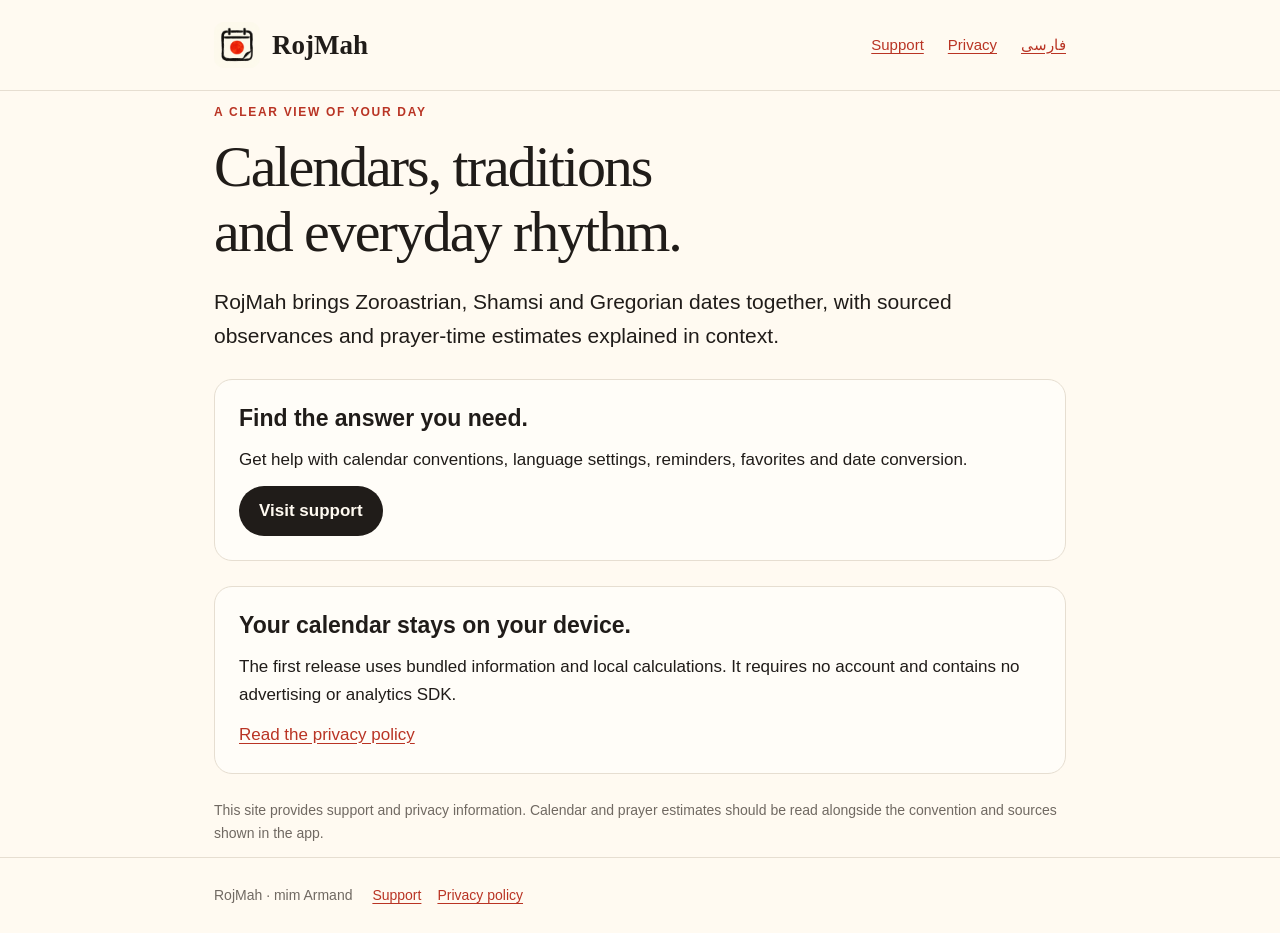
<file: index.html>
<!doctype html>
<html lang="en"><head><meta charset="utf-8"><meta name="viewport" content="width=device-width,initial-scale=1"><meta name="description" content="RojMah support and privacy information for the Zoroastrian and Iranian calendar app."><title>RojMah — Support & Privacy</title><link rel="icon" type="image/png" href="favicon.png"><link rel="stylesheet" href="styles.css"></head>
<body><header><div class="wrap"><nav aria-label="Main navigation"><a class="brand" href="index.html"><img src="icon.png" alt="" width="46" height="46">RojMah</a><a href="support.html">Support</a><a href="privacy.html">Privacy</a><a href="support.html#fa" lang="fa">فارسی</a></nav></div></header><main class="wrap"><p class="eyebrow">A clear view of your day</p><h1>Calendars, traditions<br>and everyday rhythm.</h1><p class="intro">RojMah brings Zoroastrian, Shamsi and Gregorian dates together, with sourced observances and prayer-time estimates explained in context.</p><div class="card"><h2>Find the answer you need.</h2><p>Get help with calendar conventions, language settings, reminders, favorites and date conversion.</p><a class="button" href="support.html">Visit support</a></div><div class="card"><h2>Your calendar stays on your device.</h2><p>The first release uses bundled information and local calculations. It requires no account and contains no advertising or analytics SDK.</p><a href="privacy.html">Read the privacy policy</a></div><p class="muted">This site provides support and privacy information. Calendar and prayer estimates should be read alongside the convention and sources shown in the app.</p></main><footer><div class="wrap">RojMah · mim Armand <a href="support.html">Support</a><a href="privacy.html">Privacy policy</a></div></footer></body></html>
</file>
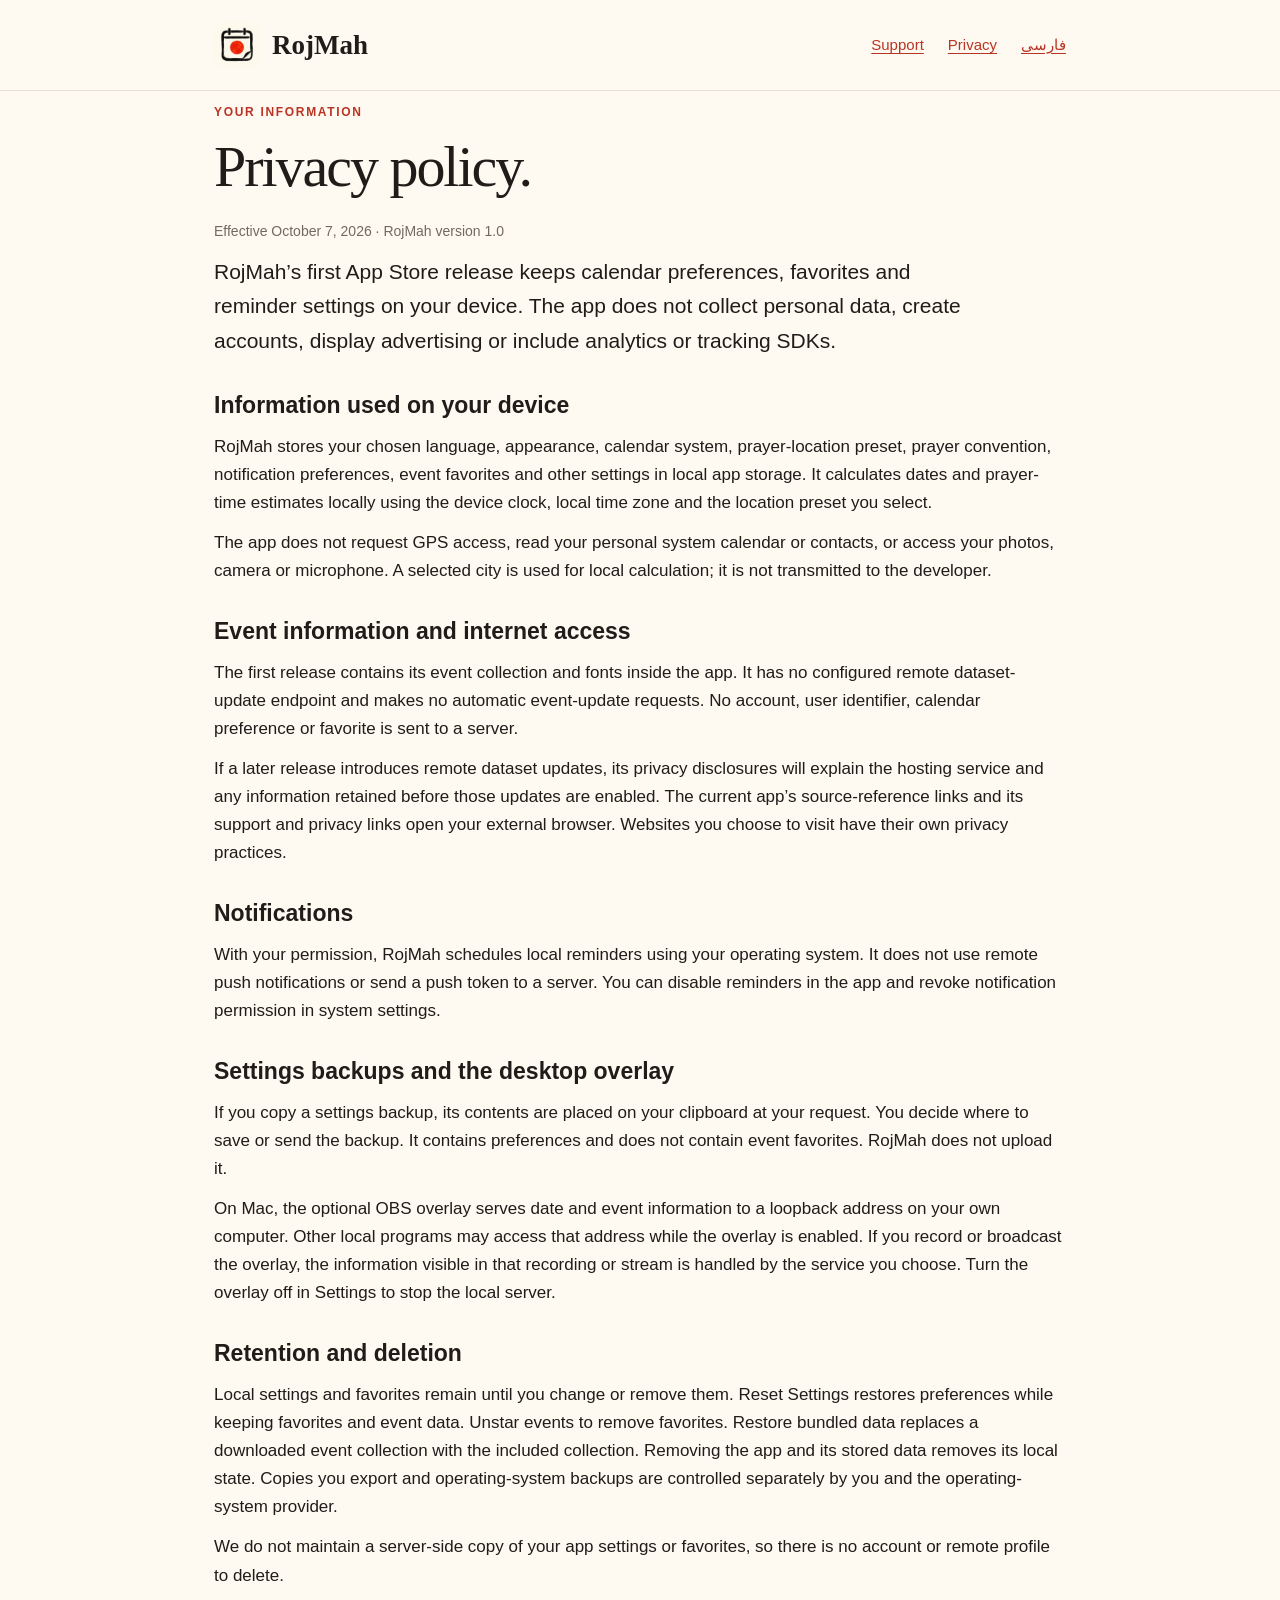
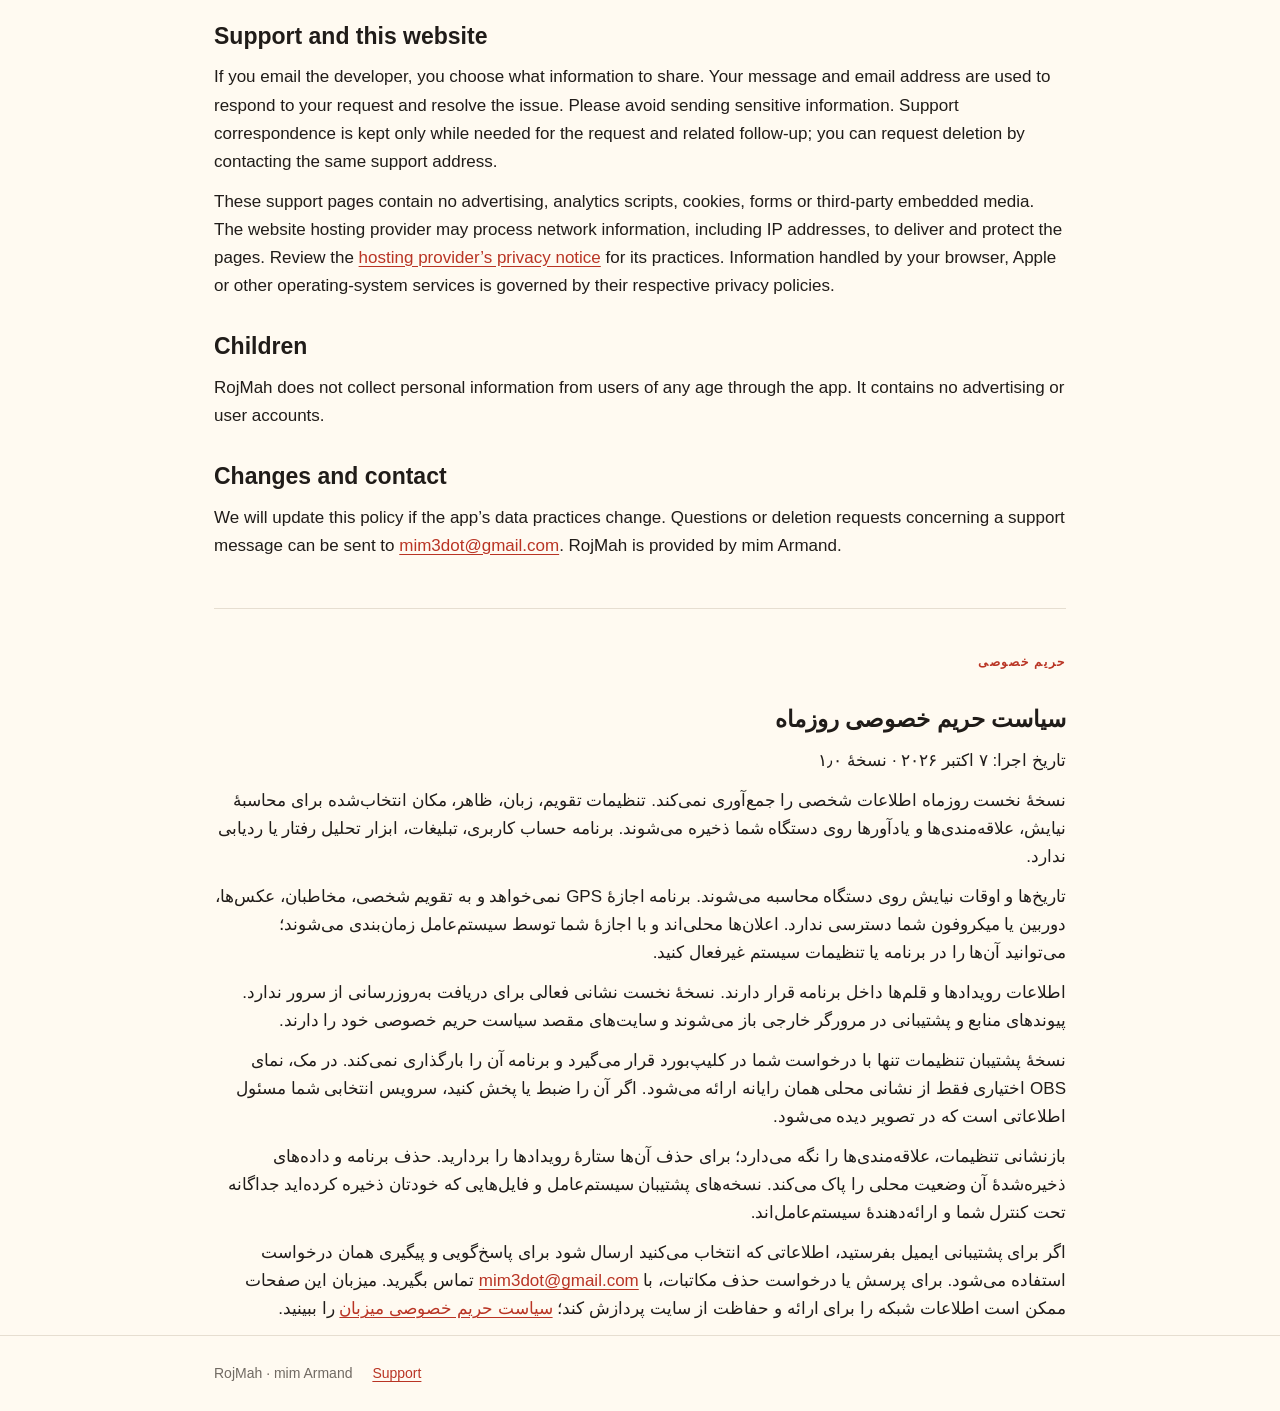
<file: privacy.html>
<!doctype html>
<html lang="en"><head><meta charset="utf-8"><meta name="viewport" content="width=device-width,initial-scale=1"><meta name="description" content="Privacy policy for the first release of RojMah. Calendar preferences and favorites stay on your device."><title>RojMah Privacy Policy</title><link rel="icon" type="image/png" href="favicon.png"><link rel="stylesheet" href="styles.css"></head>
<body><header><div class="wrap"><nav aria-label="Main navigation"><a class="brand" href="index.html"><img src="icon.png" alt="" width="46" height="46">RojMah</a><a href="support.html">Support</a><a href="privacy.html" aria-current="page">Privacy</a><a href="#fa" lang="fa">فارسی</a></nav></div></header><main class="wrap"><p class="eyebrow">Your information</p><h1>Privacy policy.</h1><p class="muted">Effective October 7, 2026 · RojMah version 1.0</p><p class="intro">RojMah’s first App Store release keeps calendar preferences, favorites and reminder settings on your device. The app does not collect personal data, create accounts, display advertising or include analytics or tracking SDKs.</p>
<h2>Information used on your device</h2><p>RojMah stores your chosen language, appearance, calendar system, prayer-location preset, prayer convention, notification preferences, event favorites and other settings in local app storage. It calculates dates and prayer-time estimates locally using the device clock, local time zone and the location preset you select.</p><p>The app does not request GPS access, read your personal system calendar or contacts, or access your photos, camera or microphone. A selected city is used for local calculation; it is not transmitted to the developer.</p>
<h2>Event information and internet access</h2><p>The first release contains its event collection and fonts inside the app. It has no configured remote dataset-update endpoint and makes no automatic event-update requests. No account, user identifier, calendar preference or favorite is sent to a server.</p><p>If a later release introduces remote dataset updates, its privacy disclosures will explain the hosting service and any information retained before those updates are enabled. The current app’s source-reference links and its support and privacy links open your external browser. Websites you choose to visit have their own privacy practices.</p>
<h2>Notifications</h2><p>With your permission, RojMah schedules local reminders using your operating system. It does not use remote push notifications or send a push token to a server. You can disable reminders in the app and revoke notification permission in system settings.</p>
<h2>Settings backups and the desktop overlay</h2><p>If you copy a settings backup, its contents are placed on your clipboard at your request. You decide where to save or send the backup. It contains preferences and does not contain event favorites. RojMah does not upload it.</p><p>On Mac, the optional OBS overlay serves date and event information to a loopback address on your own computer. Other local programs may access that address while the overlay is enabled. If you record or broadcast the overlay, the information visible in that recording or stream is handled by the service you choose. Turn the overlay off in Settings to stop the local server.</p>
<h2>Retention and deletion</h2><p>Local settings and favorites remain until you change or remove them. Reset Settings restores preferences while keeping favorites and event data. Unstar events to remove favorites. Restore bundled data replaces a downloaded event collection with the included collection. Removing the app and its stored data removes its local state. Copies you export and operating-system backups are controlled separately by you and the operating-system provider.</p><p>We do not maintain a server-side copy of your app settings or favorites, so there is no account or remote profile to delete.</p>
<h2>Support and this website</h2><p>If you email the developer, you choose what information to share. Your message and email address are used to respond to your request and resolve the issue. Please avoid sending sensitive information. Support correspondence is kept only while needed for the request and related follow-up; you can request deletion by contacting the same support address.</p><p>These support pages contain no advertising, analytics scripts, cookies, forms or third-party embedded media. The website hosting provider may process network information, including IP addresses, to deliver and protect the pages. Review the <a href="https://docs.github.com/en/site-policy/privacy-policies/github-general-privacy-statement">hosting provider’s privacy notice</a> for its practices. Information handled by your browser, Apple or other operating-system services is governed by their respective privacy policies.</p>
<h2>Children</h2><p>RojMah does not collect personal information from users of any age through the app. It contains no advertising or user accounts.</p>
<h2>Changes and contact</h2><p>We will update this policy if the app’s data practices change. Questions or deletion requests concerning a support message can be sent to <a href="mailto:mim3dot@gmail.com">mim3dot@gmail.com</a>. RojMah is provided by mim Armand.</p>
<section id="fa" lang="fa" dir="rtl"><p class="eyebrow">حریم خصوصی</p><h2>سیاست حریم خصوصی روزماه</h2><p>تاریخ اجرا: ۷ اکتبر ۲۰۲۶ · نسخهٔ ۱٫۰</p><p>نسخهٔ نخست روزماه اطلاعات شخصی را جمع‌آوری نمی‌کند. تنظیمات تقویم، زبان، ظاهر، مکان انتخاب‌شده برای محاسبهٔ نیایش، علاقه‌مندی‌ها و یادآورها روی دستگاه شما ذخیره می‌شوند. برنامه حساب کاربری، تبلیغات، ابزار تحلیل رفتار یا ردیابی ندارد.</p><p>تاریخ‌ها و اوقات نیایش روی دستگاه محاسبه می‌شوند. برنامه اجازهٔ GPS نمی‌خواهد و به تقویم شخصی، مخاطبان، عکس‌ها، دوربین یا میکروفون شما دسترسی ندارد. اعلان‌ها محلی‌اند و با اجازهٔ شما توسط سیستم‌عامل زمان‌بندی می‌شوند؛ می‌توانید آن‌ها را در برنامه یا تنظیمات سیستم غیرفعال کنید.</p><p>اطلاعات رویدادها و قلم‌ها داخل برنامه قرار دارند. نسخهٔ نخست نشانی فعالی برای دریافت به‌روزرسانی از سرور ندارد. پیوندهای منابع و پشتیبانی در مرورگر خارجی باز می‌شوند و سایت‌های مقصد سیاست حریم خصوصی خود را دارند.</p><p>نسخهٔ پشتیبان تنظیمات تنها با درخواست شما در کلیپ‌بورد قرار می‌گیرد و برنامه آن را بارگذاری نمی‌کند. در مک، نمای OBS اختیاری فقط از نشانی محلی همان رایانه ارائه می‌شود. اگر آن را ضبط یا پخش کنید، سرویس انتخابی شما مسئول اطلاعاتی است که در تصویر دیده می‌شود.</p><p>بازنشانی تنظیمات، علاقه‌مندی‌ها را نگه می‌دارد؛ برای حذف آن‌ها ستارهٔ رویدادها را بردارید. حذف برنامه و داده‌های ذخیره‌شدهٔ آن وضعیت محلی را پاک می‌کند. نسخه‌های پشتیبان سیستم‌عامل و فایل‌هایی که خودتان ذخیره کرده‌اید جداگانه تحت کنترل شما و ارائه‌دهندهٔ سیستم‌عامل‌اند.</p><p>اگر برای پشتیبانی ایمیل بفرستید، اطلاعاتی که انتخاب می‌کنید ارسال شود برای پاسخ‌گویی و پیگیری همان درخواست استفاده می‌شود. برای پرسش یا درخواست حذف مکاتبات، با <a href="mailto:mim3dot@gmail.com">mim3dot@gmail.com</a> تماس بگیرید. میزبان این صفحات ممکن است اطلاعات شبکه را برای ارائه و حفاظت از سایت پردازش کند؛ <a href="https://docs.github.com/en/site-policy/privacy-policies/github-general-privacy-statement">سیاست حریم خصوصی میزبان</a> را ببینید.</p></section></main><footer><div class="wrap">RojMah · mim Armand <a href="support.html">Support</a></div></footer></body></html>
</file>
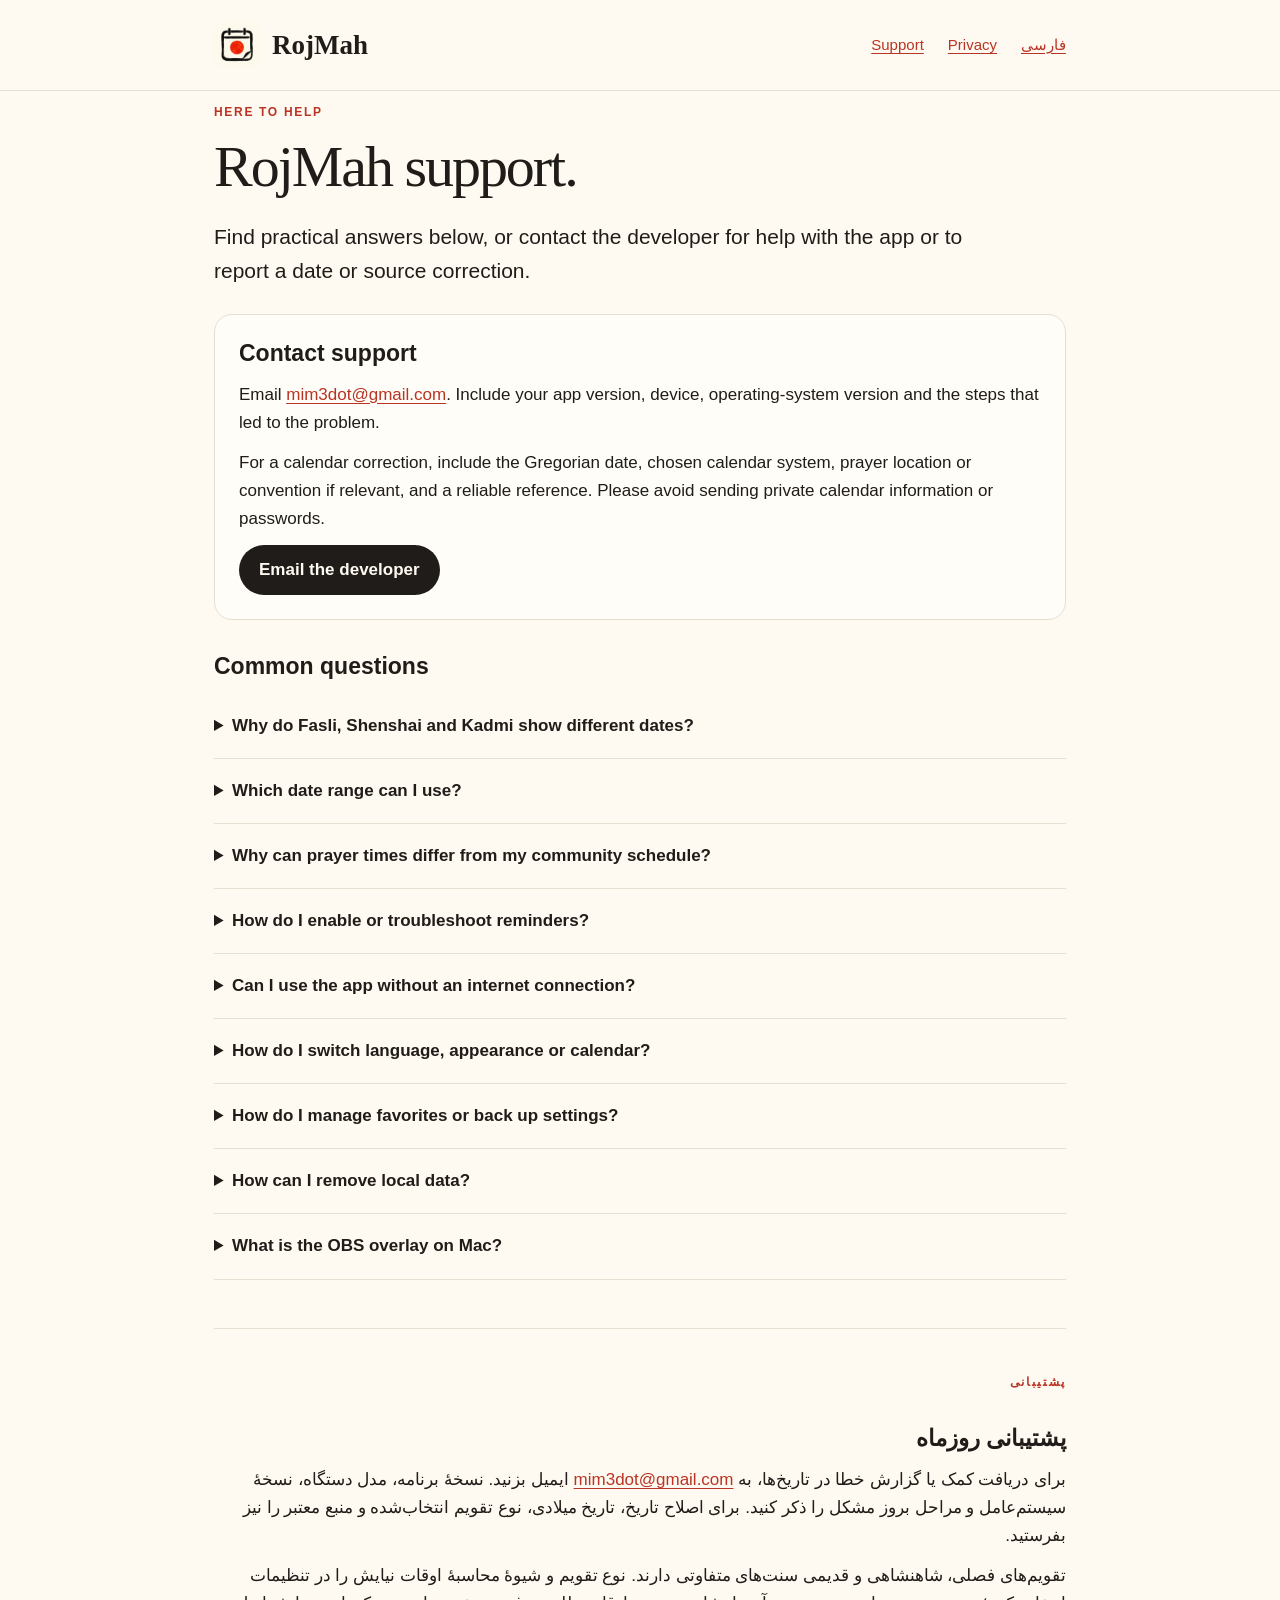
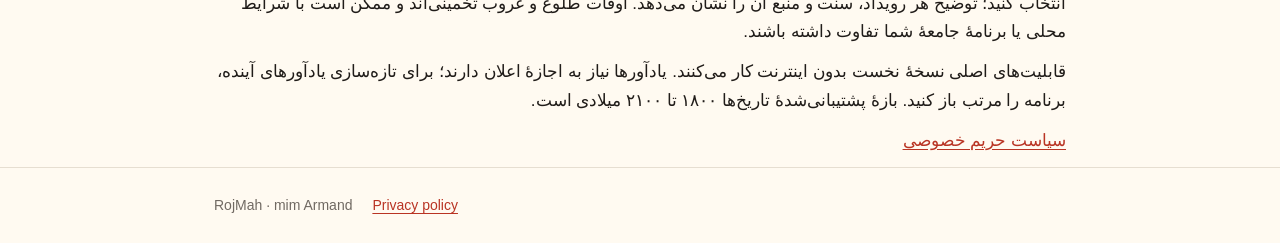
<file: support.html>
<!doctype html>
<html lang="en"><head><meta charset="utf-8"><meta name="viewport" content="width=device-width,initial-scale=1"><meta name="description" content="Help with RojMah calendars, prayer times, reminders, language, favorites and privacy."><title>RojMah Support</title><link rel="icon" type="image/png" href="favicon.png"><link rel="stylesheet" href="styles.css"></head>
<body><header><div class="wrap"><nav aria-label="Main navigation"><a class="brand" href="index.html"><img src="icon.png" alt="" width="46" height="46">RojMah</a><a href="support.html" aria-current="page">Support</a><a href="privacy.html">Privacy</a><a href="#fa" lang="fa">فارسی</a></nav></div></header><main class="wrap"><p class="eyebrow">Here to help</p><h1>RojMah support.</h1><p class="intro">Find practical answers below, or contact the developer for help with the app or to report a date or source correction.</p><div class="card"><h2>Contact support</h2><p>Email <a href="mailto:mim3dot@gmail.com">mim3dot@gmail.com</a>. Include your app version, device, operating-system version and the steps that led to the problem.</p><p>For a calendar correction, include the Gregorian date, chosen calendar system, prayer location or convention if relevant, and a reliable reference. Please avoid sending private calendar information or passwords.</p><a class="button" href="mailto:mim3dot@gmail.com?subject=RojMah%20support">Email the developer</a></div>
<h2>Common questions</h2>
<details><summary>Why do Fasli, Shenshai and Kadmi show different dates?</summary><p>These are distinct Zoroastrian calendar traditions. Fasli in this release uses a fixed March 21 New Year with its separate leap-day rule; the 365-day Shenshai and Kadmi calendars drift relative to the seasons. Choose your tradition in Settings. Iranian cultural or national events may use a Shamsi date independently; an event’s details identify its tradition and source.</p></details>
<details><summary>Which date range can I use?</summary><p>Date selection, conversion and prayer-time estimates support 1800–2100. The event collection is curated; it does not claim to include every regional custom or establish that a modern observance existed in every historical year.</p></details>
<details><summary>Why can prayer times differ from my community schedule?</summary><p>Prayer boundaries depend on the selected location and convention. RojMah offers a civil-clock convention, a Hoshbam option and a separately marked Bombay-time option for Mumbai. Estimated sunrise and sunset use standard horizon and refraction assumptions; local terrain, weather and community practice can differ. At polar day or night the app shows that a normal solar schedule is unavailable. Main calendar dates begin at midnight.</p></details>
<details><summary>How do I enable or troubleshoot reminders?</summary><p>Enable notifications in RojMah Settings and grant the system permission. Choose the prayer periods or event categories you want, the event reminder time and the lead time. Check the reminder status for permission errors and the scheduled horizon. On iPhone, iPad and Mac, the system holds a limited number of upcoming reminders. Open RojMah regularly or tap its renewal reminder to replenish them. Focus modes and system notification settings can affect presentation.</p></details>
<details><summary>Can I use the app without an internet connection?</summary><p>Yes. The first App Store release includes its event collection, fonts and calendar calculations, so its main features work offline. Opening source references, support or privacy pages uses your browser and requires internet access. Remote dataset updates are not configured in the default first release.</p></details>
<details><summary>How do I switch language, appearance or calendar?</summary><p>Open Settings to choose English or Persian, light or dark appearance, the Zoroastrian calendar system, the prayer location and prayer convention. Main navigation remains available when these preferences change.</p></details>
<details><summary>How do I manage favorites or back up settings?</summary><p>Use the star on an event to favorite it, then use the Favorites filter to find it again. Settings offers a JSON settings backup that you can copy and later import. This backup contains app preferences; it does not include favorites. Resetting settings keeps favorites and cached event data.</p></details>
<details><summary>How can I remove local data?</summary><p>Reset Settings to restore preferences, unstar events to clear favorites and use Restore bundled data to replace a downloaded event collection. Notifications can be disabled in the app or system settings. Removing the app and its stored data removes its local state; system backups and copies you exported are controlled separately by you and your operating system.</p></details>
<details><summary>What is the OBS overlay on Mac?</summary><p>The optional desktop overlay serves date and event information at a loopback address on the same computer for use as an OBS Browser Source. It does not upload an overlay to a public server. If you broadcast or record it, your chosen streaming or recording service determines where the visible information goes. Turn it off in Settings when you no longer need it.</p></details>
<section id="fa" lang="fa" dir="rtl"><p class="eyebrow">پشتیبانی</p><h2>پشتیبانی روزماه</h2><p>برای دریافت کمک یا گزارش خطا در تاریخ‌ها، به <a href="mailto:mim3dot@gmail.com">mim3dot@gmail.com</a> ایمیل بزنید. نسخهٔ برنامه، مدل دستگاه، نسخهٔ سیستم‌عامل و مراحل بروز مشکل را ذکر کنید. برای اصلاح تاریخ، تاریخ میلادی، نوع تقویم انتخاب‌شده و منبع معتبر را نیز بفرستید.</p><p>تقویم‌های فصلی، شاهنشاهی و قدیمی سنت‌های متفاوتی دارند. نوع تقویم و شیوهٔ محاسبهٔ اوقات نیایش را در تنظیمات انتخاب کنید؛ توضیح هر رویداد، سنت و منبع آن را نشان می‌دهد. اوقات طلوع و غروب تخمینی‌اند و ممکن است با شرایط محلی یا برنامهٔ جامعهٔ شما تفاوت داشته باشند.</p><p>قابلیت‌های اصلی نسخهٔ نخست بدون اینترنت کار می‌کنند. یادآورها نیاز به اجازهٔ اعلان دارند؛ برای تازه‌سازی یادآورهای آینده، برنامه را مرتب باز کنید. بازهٔ پشتیبانی‌شدهٔ تاریخ‌ها ۱۸۰۰ تا ۲۱۰۰ میلادی است.</p><p><a href="privacy.html#fa">سیاست حریم خصوصی</a></p></section></main><footer><div class="wrap">RojMah · mim Armand <a href="privacy.html">Privacy policy</a></div></footer></body></html>
</file>
<file: styles.css>
:root{color-scheme:light;--ink:#201c19;--muted:#706962;--paper:#fffaf1;--red:#b93424;--line:#e6ded1;--card:#fffdf8}*{box-sizing:border-box}body{margin:0;background:var(--paper);color:var(--ink);font-family:ui-sans-serif,-apple-system,BlinkMacSystemFont,"Segoe UI",sans-serif;font-size:17px;line-height:1.65}a{color:var(--red);text-underline-offset:.2em}a:hover{color:#822416}a:focus-visible{outline:3px solid var(--red);outline-offset:4px;border-radius:3px}.wrap{max-width:900px;margin:auto;padding:0 24px}header{border-bottom:1px solid var(--line)}nav{display:flex;align-items:center;gap:24px;flex-wrap:wrap;padding:22px 0}.brand{font-family:Georgia,serif;font-size:27px;font-weight:700;color:var(--ink);text-decoration:none;margin-inline-end:auto}nav a{font-size:15px}main{padding:48px 0 60px}.eyebrow{font-size:12px;font-weight:700;letter-spacing:.14em;text-transform:uppercase;color:var(--red)}h1{font-family:Georgia,serif;font-size:clamp(38px,6vw,58px);font-weight:500;line-height:1.12;letter-spacing:-.035em;margin:12px 0 20px}h2{font-size:23px;line-height:1.3;margin:32px 0 12px}h3{font-size:19px;margin:26px 0 8px}p{margin:12px 0}.intro{font-size:21px;max-width:750px}.muted{color:var(--muted);font-size:14px}.card{border:1px solid var(--line);border-radius:18px;padding:24px;background:var(--card);margin:25px 0}.card h2{margin-top:0}.button{display:inline-block;padding:11px 20px;border-radius:100px;background:var(--ink);color:var(--paper);text-decoration:none;font-weight:600}.button:hover{color:white;background:#43372e}ul,ol{padding-inline-start:24px}li{margin:8px 0}footer{padding:26px 0;border-top:1px solid var(--line);font-size:14px;color:var(--muted)}footer a{margin-inline-start:16px}section[dir=rtl]{font-family:Tahoma,"Segoe UI",sans-serif;border-top:1px solid var(--line);margin-top:48px;padding-top:32px}section[dir=rtl] h1,section[dir=rtl] h2{font-family:inherit;letter-spacing:normal}code{font-size:.88em;overflow-wrap:anywhere}details{border-bottom:1px solid var(--line);padding:18px 0}summary{font-weight:600;cursor:pointer}table{width:100%;border-collapse:collapse;font-size:15px}td,th{padding:10px;text-align:start;border-bottom:1px solid var(--line)}@media(max-width:560px){.wrap{padding:0 20px}main{padding-top:34px}nav{gap:15px}.brand{width:100%;margin:0}.intro{font-size:19px}.card{padding:20px}footer a{display:inline-block;margin:8px 12px 0 0}}

.brand{display:inline-flex;align-items:center;gap:12px}.brand img{display:block;border-radius:10px;width:46px;height:46px}
</file>
